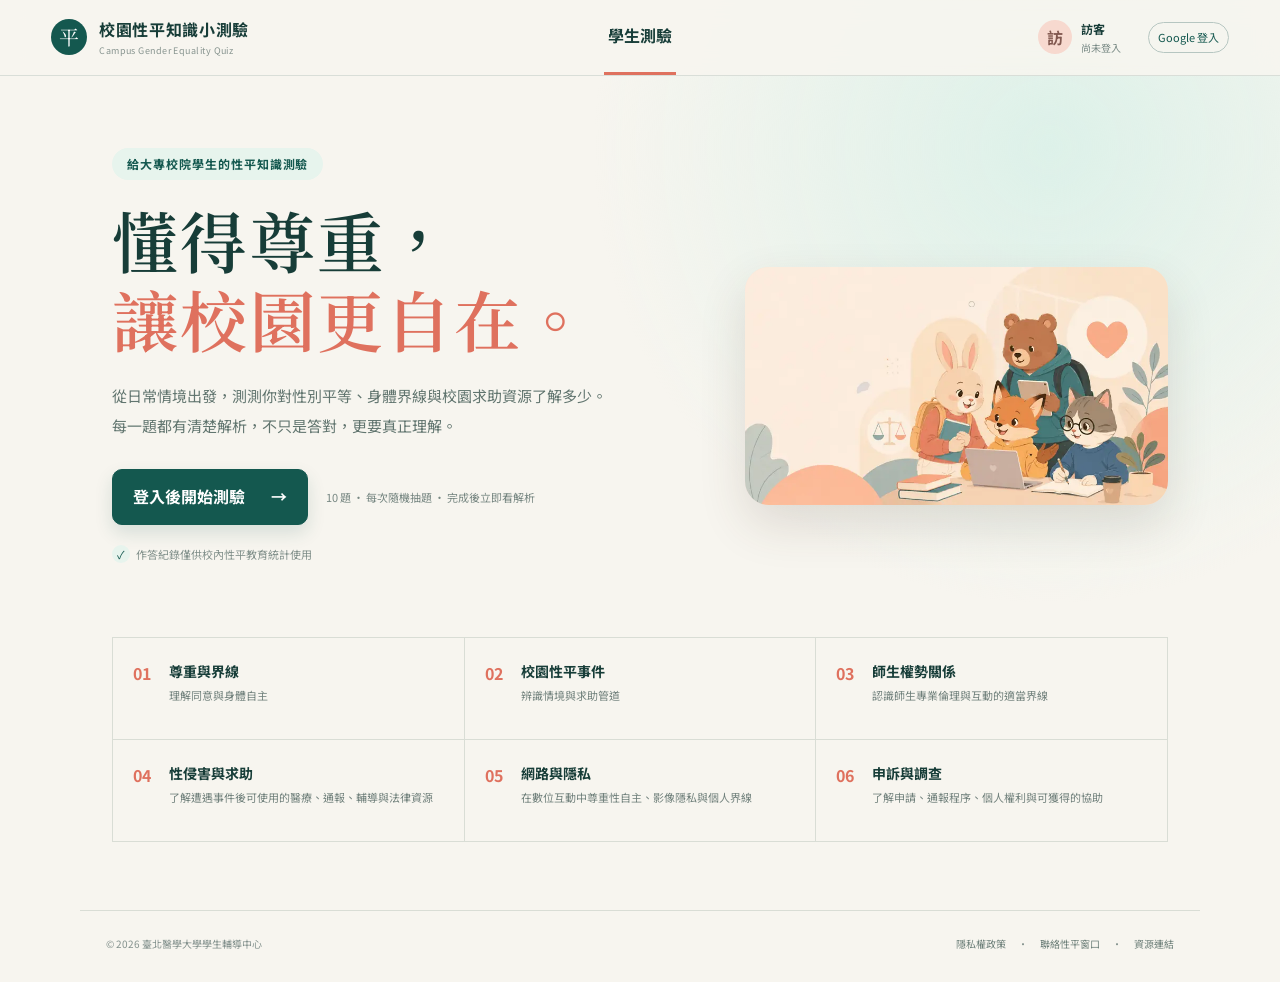
<file: index.html>
<!doctype html>
<html lang="zh-Hant">
<head>
  <meta charset="UTF-8" />
  <meta name="viewport" content="width=device-width,initial-scale=1" />
  <meta name="description" content="給大專校院學生的校園性別平等知識測驗" />
  <title>校園性別平等知識小測驗</title>
  <link rel="preconnect" href="https://fonts.googleapis.com">
  <link rel="preconnect" href="https://fonts.gstatic.com" crossorigin>
  <link href="https://fonts.googleapis.com/css2?family=Noto+Sans+TC:wght@400;500;600;700&family=Noto+Serif+TC:wght@600;700&display=swap" rel="stylesheet">
  <link rel="stylesheet" href="./styles.css" />
</head>
<body>
  <header class="topbar">
    <a class="brand" href="./" aria-label="回到首頁">
      <span class="brand-mark">平</span>
      <span><strong>校園性平知識小測驗</strong><small>Campus Gender Equality Quiz</small></span>
    </a>
    <nav aria-label="主要導覽">
      <button class="nav-item active" type="button" id="studentNav">學生測驗</button>
      <button id="adminNav" class="nav-item hidden" type="button">管理後台</button>
    </nav>
    <div class="account">
      <span class="account-avatar" aria-hidden="true">訪</span>
      <span class="account-copy"><strong id="accountName">訪客</strong><small id="accountStatus">尚未登入</small></span>
      <button id="authButton" class="auth-button" type="button">Google 登入</button>
    </div>
  </header>

  <main>
    <section id="homeView" class="hero page">
      <div class="hero-copy">
        <p class="eyebrow">給大專校院學生的性平知識測驗</p>
        <h1>懂得尊重，<br><em>讓校園更自在。</em></h1>
        <p class="lead">從日常情境出發，測測你對性別平等、身體界線與校園求助資源了解多少。<br>每一題都有清楚解析，不只是答對，更要真正理解。</p>
        <div class="hero-actions">
          <button id="startButton" class="button primary" type="button">登入後開始測驗 <span>→</span></button>
          <span>10 題 · 每次隨機抽題 · 完成後立即看解析</span>
        </div>
        <p class="privacy-note"><span>✓</span> 作答紀錄僅供校內性平教育統計使用</p>
      </div>
      <figure class="values-graphic">
        <img src="[data-uri]" width="800" height="450" alt="熊、兔子、狐狸與貓咪一起學習校園性別平等" decoding="async">
      </figure>
      <div class="topics" aria-label="測驗六大主題">
        <article><b>01</b><div><strong>尊重與界線</strong><span>理解同意與身體自主</span></div></article>
        <article><b>02</b><div><strong>校園性平事件</strong><span>辨識情境與求助管道</span></div></article>
        <article><b>03</b><div><strong>師生權勢關係</strong><span>認識師生專業倫理與互動的適當界線</span></div></article>
        <article><b>04</b><div><strong>性侵害與求助</strong><span>了解遭遇事件後可使用的醫療、通報、輔導與法律資源</span></div></article>
        <article><b>05</b><div><strong>網路與隱私</strong><span>在數位互動中尊重性自主、影像隱私與個人界線</span></div></article>
        <article><b>06</b><div><strong>申訴與調查</strong><span>了解申請、通報程序、個人權利與可獲得的協助</span></div></article>
      </div>
    </section>

    <section id="quizView" class="panel quiz-panel hidden" aria-live="polite">
      <div class="panel-kicker">學生測驗</div>
      <div class="progress-row"><span id="progressText"></span><progress id="progressBar" max="10"></progress></div>
      <h2 id="questionText"></h2>
      <p class="answer-hint">請判斷以下敘述是否正確</p>
      <div class="answer-grid">
        <button class="answer-button correct-option" data-answer="true"><b>○</b><span>這個敘述正確</span></button>
        <button class="answer-button wrong-option" data-answer="false"><b>×</b><span>這個敘述錯誤</span></button>
      </div>
      <section id="answerFeedback" class="answer-feedback hidden" aria-live="assertive">
        <div class="feedback-heading">
          <span id="feedbackIcon" class="feedback-icon" aria-hidden="true"></span>
          <div>
            <p id="feedbackResult" class="feedback-result"></p>
            <p id="feedbackAnswer" class="feedback-answer"></p>
          </div>
        </div>
        <div class="feedback-explanation">
          <strong>解答說明</strong>
          <p id="feedbackExplanation"></p>
        </div>
        <button id="nextButton" class="button primary next-button" type="button">下一題 <span>→</span></button>
      </section>
    </section>

    <section id="resultView" class="panel result-page hidden">
      <div id="certificateSheet" class="certificate-sheet">
        <div class="result-title">
          <span>測驗完成</span>
          <h1>校園性別平等知識小測驗成績單</h1>
          <p id="certificateUser"></p>
        </div>
        <div class="score-card">
          <div class="score-ring"><strong id="scorePercent"></strong><span>分</span></div>
          <div class="score-summary">
            <span id="scoreGrade" class="grade"></span>
            <h2 id="scoreText"></h2>
            <p id="scoreDetail"></p>
          </div>
          <div class="certificate-meta">
            <small>完成日期</small><b id="completionDate"></b>
            <small>成績單編號</small><b id="certificateNumber"></b>
          </div>
        </div>
        <div class="certificate-note">
          <b>完成證明</b>
          <p>本成績單證明答題者已完成校園性別平等知識測驗與逐題學習。</p>
        </div>
      </div>
      <p class="result-intro">謝謝你的參與。答案解析不只是告訴你對錯，也幫助我們在日常互動中做出更尊重的選擇。</p>
      <div id="reviewList" class="review-list"></div>
      <div class="result-actions">
        <button id="downloadResultButton" class="button primary" type="button">下載 A4 PDF 成績單</button>
        <button id="retryButton" class="button" type="button">再測一次 <span>→</span></button>
      </div>
    </section>

    <section id="adminView" class="panel admin-panel hidden">
      <div class="section-heading">
        <div><p class="eyebrow">管理員專區</p><h2>測驗管理後台</h2></div>
        <button id="closeAdmin" class="button" type="button">返回首頁</button>
      </div>
      <p id="adminMessage" class="status" aria-live="polite"></p>

      <div class="admin-dashboard">
        <section class="admin-card settings-card">
          <div class="admin-card-heading"><div><span class="admin-icon">⚙</span><h3>測驗設定</h3></div></div>
          <form id="settingsForm" class="inline-form">
            <label for="questionCount">每次測驗題數</label>
            <input id="questionCount" type="number" min="1" max="100" required>
            <button class="button primary" type="submit">儲存設定</button>
          </form>
          <small>題數不得超過目前啟用中的題目數量。</small>
        </section>

        <section class="admin-card records-card">
          <div class="admin-card-heading">
            <div><span class="admin-icon">▦</span><h3>作答紀錄</h3></div>
            <button id="exportCsv" class="button" type="button">匯出本月 CSV</button>
          </div>
          <div class="month-toolbar">
            <button id="previousMonth" class="icon-button" type="button" aria-label="上一個月">‹</button>
            <label>檢視月份<input id="recordMonth" type="month"></label>
            <button id="nextMonth" class="icon-button" type="button" aria-label="下一個月">›</button>
            <span id="recordSummary" class="record-summary"></span>
          </div>
          <div class="table-scroll">
            <table class="admin-table">
              <thead><tr><th>完成時間</th><th>Google 帳號</th><th>得分</th><th>正確率</th></tr></thead>
              <tbody id="attemptList"></tbody>
            </table>
          </div>
        </section>

        <section class="admin-card import-card">
          <div class="admin-card-heading"><div><span class="admin-icon">↑</span><h3>上傳題庫與解答</h3></div></div>
          <p>支援 Excel（.xlsx／.xls）及 CSV。欄位可使用：題目、答案、解答說明、啟用、排序。</p>
          <div class="import-controls">
            <input id="questionFile" type="file" accept=".xlsx,.xls,.csv,text/csv">
            <select id="importMode" aria-label="匯入方式">
              <option value="append">新增至目前題庫</option>
              <option value="replace">取代目前全部題庫</option>
            </select>
            <button id="importQuestions" class="button primary" type="button">開始匯入</button>
          </div>
          <small>「取代」會先刪除目前題庫，執行前會再次確認。答案可填 ○／×、正確／錯誤、true／false。</small>
        </section>

        <section class="admin-card questions-card">
          <div class="admin-card-heading">
            <div><span class="admin-icon">?</span><h3>目前題庫</h3></div>
            <button id="addQuestion" class="button primary" type="button">＋ 新增題目</button>
          </div>
          <div class="question-filter">
            <input id="questionSearch" type="search" placeholder="搜尋題目或解答">
            <select id="questionStatus"><option value="all">全部狀態</option><option value="active">僅啟用</option><option value="inactive">僅停用</option></select>
            <span id="questionSummary"></span>
          </div>
          <div id="questionAdminList" class="question-admin-list"></div>
        </section>
      </div>
    </section>
  </main>

  <footer>
    <span>© 2026 臺北醫學大學學生輔導中心</span>
    <nav aria-label="頁尾連結">
      <a href="./privacy.html">隱私權政策</a><i>·</i>
      <a href="mailto:gender@tmu.edu.tw">聯絡性平窗口</a><i>·</i>
      <a href="https://ismart.tmu.edu.tw/front/GECE1/pages.php?ID=776df906053d815350e7e70a23104001" target="_blank" rel="noopener">資源連結</a>
    </nav>
  </footer>

  <dialog id="editDialog">
    <form id="editForm" method="dialog">
      <h2 id="editDialogTitle">修改題目</h2>
      <input id="editId" type="hidden">
      <div class="form-grid">
        <label class="full">題目<textarea id="editPrompt" rows="4" required></textarea></label>
        <label>排序<input id="editPosition" type="number" min="1" required></label>
        <label>答案<select id="editAnswer"><option value="true">○ 正確</option><option value="false">× 錯誤</option></select></label>
        <label class="full">解答說明<textarea id="editExplanation" rows="5"></textarea></label>
        <label class="check-label"><input id="editActive" type="checkbox" checked> 啟用這一題</label>
      </div>
      <div class="dialog-actions"><button type="button" id="cancelEdit" class="button">取消</button><button type="submit" class="button primary">儲存</button></div>
    </form>
  </dialog>
  <script type="module" src="./app.js"></script>
</body>
</html>
</file>
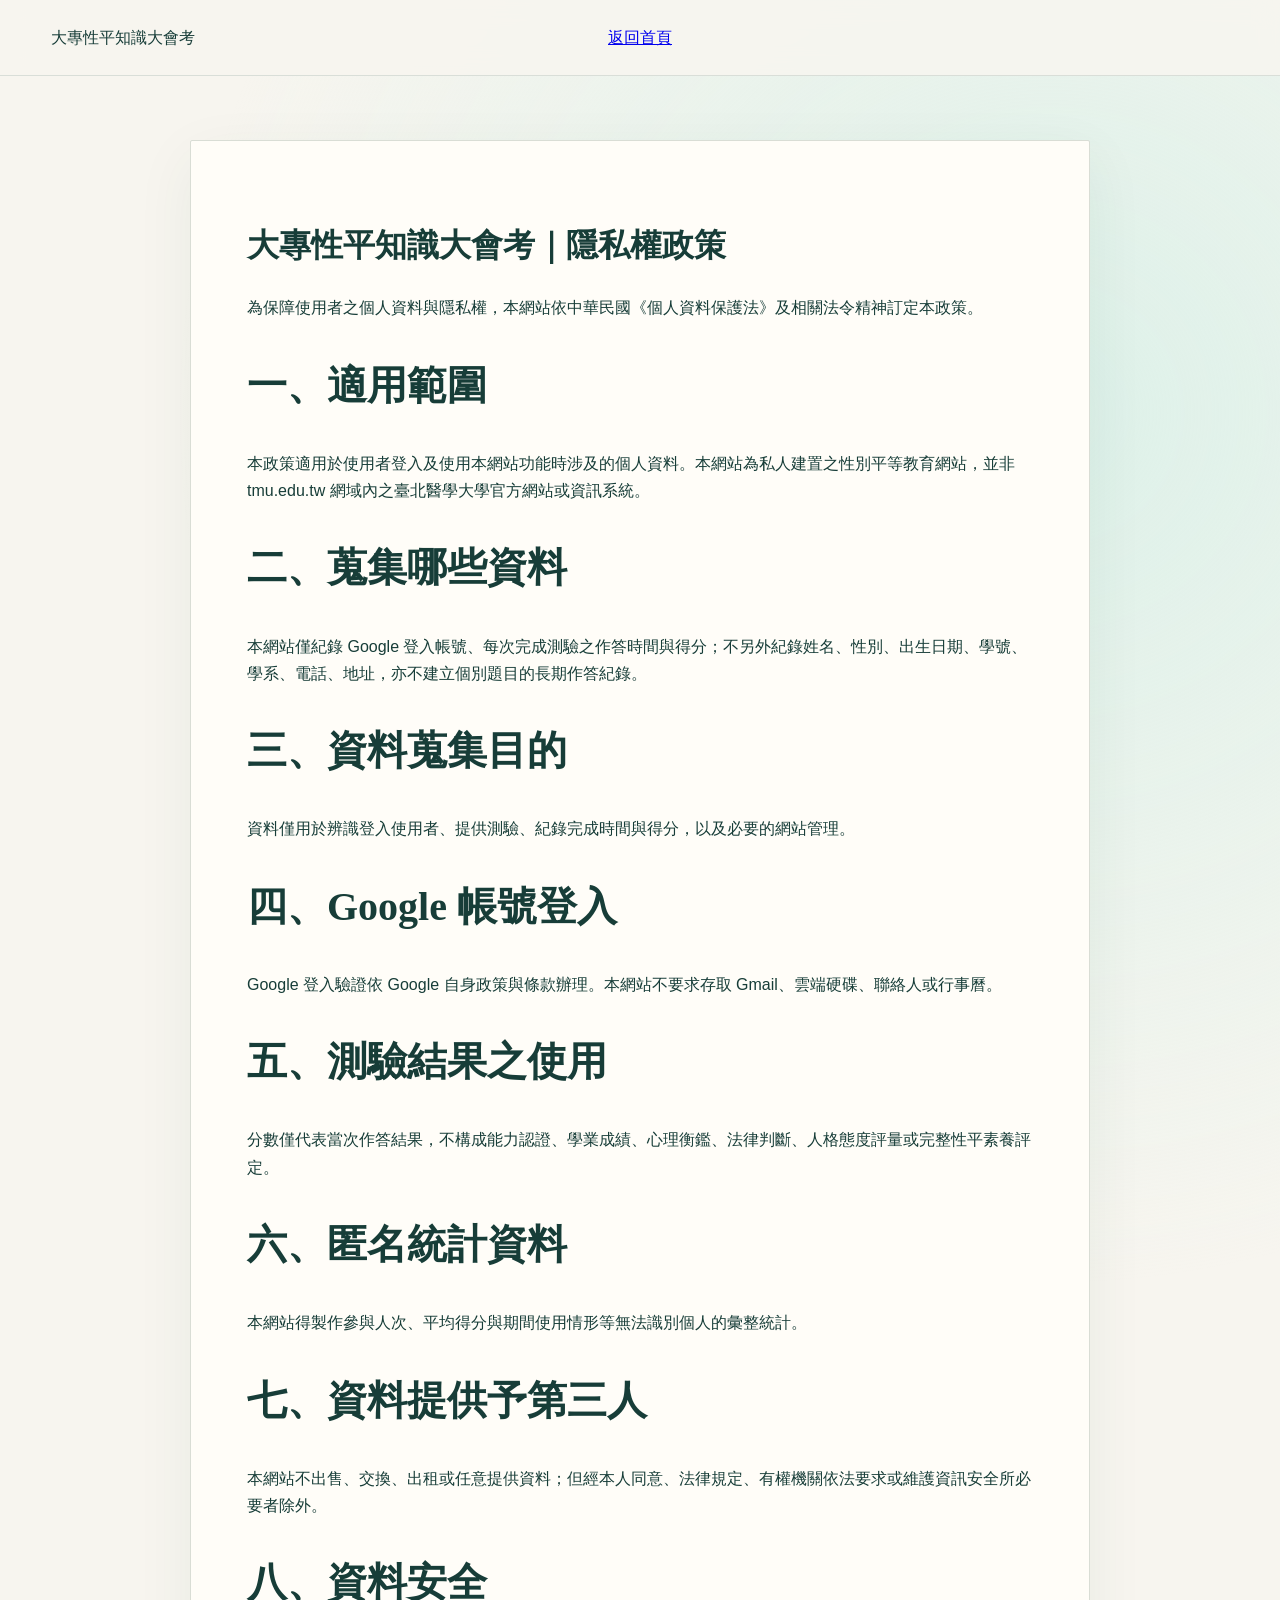
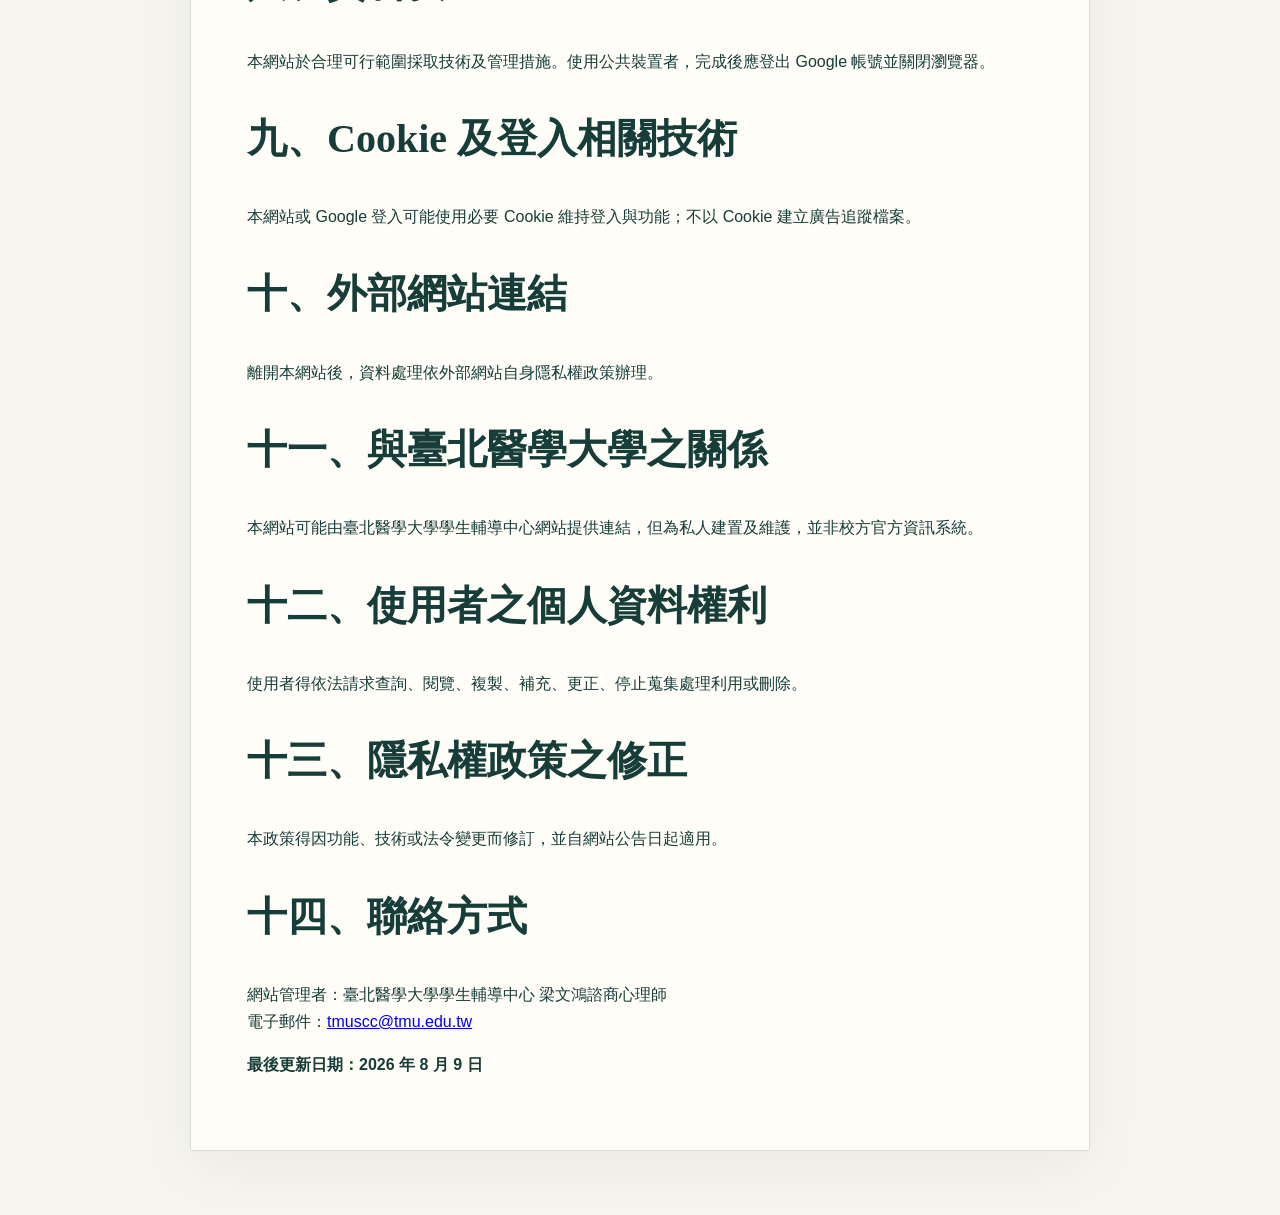
<file: privacy.html>
<!doctype html><html lang="zh-Hant"><head><meta charset="UTF-8"><meta name="viewport" content="width=device-width,initial-scale=1"><title>隱私權政策｜大專性平知識大會考</title><link rel="stylesheet" href="./styles.css"></head><body><header class="topbar"><a class="brand" href="./">大專性平知識大會考</a><a href="./">返回首頁</a></header><main class="panel"><h1>大專性平知識大會考｜隱私權政策</h1><p>為保障使用者之個人資料與隱私權，本網站依中華民國《個人資料保護法》及相關法令精神訂定本政策。</p><h2>一、適用範圍</h2><p>本政策適用於使用者登入及使用本網站功能時涉及的個人資料。本網站為私人建置之性別平等教育網站，並非 tmu.edu.tw 網域內之臺北醫學大學官方網站或資訊系統。</p><h2>二、蒐集哪些資料</h2><p>本網站僅紀錄 Google 登入帳號、每次完成測驗之作答時間與得分；不另外紀錄姓名、性別、出生日期、學號、學系、電話、地址，亦不建立個別題目的長期作答紀錄。</p><h2>三、資料蒐集目的</h2><p>資料僅用於辨識登入使用者、提供測驗、紀錄完成時間與得分，以及必要的網站管理。</p><h2>四、Google 帳號登入</h2><p>Google 登入驗證依 Google 自身政策與條款辦理。本網站不要求存取 Gmail、雲端硬碟、聯絡人或行事曆。</p><h2>五、測驗結果之使用</h2><p>分數僅代表當次作答結果，不構成能力認證、學業成績、心理衡鑑、法律判斷、人格態度評量或完整性平素養評定。</p><h2>六、匿名統計資料</h2><p>本網站得製作參與人次、平均得分與期間使用情形等無法識別個人的彙整統計。</p><h2>七、資料提供予第三人</h2><p>本網站不出售、交換、出租或任意提供資料；但經本人同意、法律規定、有權機關依法要求或維護資訊安全所必要者除外。</p><h2>八、資料安全</h2><p>本網站於合理可行範圍採取技術及管理措施。使用公共裝置者，完成後應登出 Google 帳號並關閉瀏覽器。</p><h2>九、Cookie 及登入相關技術</h2><p>本網站或 Google 登入可能使用必要 Cookie 維持登入與功能；不以 Cookie 建立廣告追蹤檔案。</p><h2>十、外部網站連結</h2><p>離開本網站後，資料處理依外部網站自身隱私權政策辦理。</p><h2>十一、與臺北醫學大學之關係</h2><p>本網站可能由臺北醫學大學學生輔導中心網站提供連結，但為私人建置及維護，並非校方官方資訊系統。</p><h2>十二、使用者之個人資料權利</h2><p>使用者得依法請求查詢、閱覽、複製、補充、更正、停止蒐集處理利用或刪除。</p><h2>十三、隱私權政策之修正</h2><p>本政策得因功能、技術或法令變更而修訂，並自網站公告日起適用。</p><h2>十四、聯絡方式</h2><p>網站管理者：臺北醫學大學學生輔導中心 梁文鴻諮商心理師<br>電子郵件：<a href="mailto:tmuscc@tmu.edu.tw">tmuscc@tmu.edu.tw</a></p><p><strong>最後更新日期：2026 年 8 月 9 日</strong></p></main></body></html>
</file>
<file: styles.css>
:root{--ink:#173d38;--deep:#14584f;--coral:#df715e;--paper:#f7f5ef;--mint:#e7f4ed;--line:#d9ddd5;--muted:#788984;font-family:"Noto Sans TC","PingFang TC",Arial,sans-serif;color:var(--ink);background:var(--paper);line-height:1.7}*{box-sizing:border-box}html{scroll-behavior:smooth}body{margin:0;min-height:100vh;background:radial-gradient(circle at 82% 15%,#ddf1e9 0,transparent 34%),var(--paper)}button,a{font:inherit}.topbar{height:76px;display:grid;grid-template-columns:1fr auto 1fr;align-items:center;padding:0 clamp(24px,4vw,52px);border-bottom:1px solid #d9ded8;background:#f7f5efdd;backdrop-filter:blur(12px);position:sticky;top:0;z-index:10}.brand{display:flex;align-items:center;gap:12px;color:var(--ink);text-decoration:none;width:max-content}.brand-mark{width:36px;height:36px;display:grid;place-items:center;border-radius:50%;background:var(--deep);color:white;font-family:"Noto Serif TC",serif;font-size:20px}.brand strong,.brand small,.account-copy strong,.account-copy small{display:block}.brand strong{font-size:16px;letter-spacing:.04em}.brand small{font-size:9px;color:#87948f;letter-spacing:.05em}.topbar nav{align-self:stretch;display:flex;gap:28px}.nav-item{border:0;border-bottom:3px solid transparent;background:transparent;color:var(--ink);font-weight:700;padding:0 4px;cursor:pointer}.nav-item.active{border-bottom-color:var(--coral)}.account{justify-self:end;display:flex;align-items:center;gap:9px}.account-avatar{width:34px;height:34px;display:grid;place-items:center;border-radius:50%;background:#f7d9cf;color:#81584f;font-weight:700}.account-copy{min-width:58px}.account-copy strong{font-size:12px}.account-copy small{font-size:10px;color:var(--muted)}.auth-button{border:1px solid #b6c6c1;border-radius:999px;background:transparent;color:var(--deep);font-size:11px;padding:5px 9px;cursor:pointer}.page{max-width:1120px;margin:0 auto;padding:70px 32px 0}.hero{display:grid;grid-template-columns:1.15fr .85fr;column-gap:60px}.hero-copy{padding-top:2px}.eyebrow,.panel-kicker{display:inline-block;margin:0 0 20px;padding:6px 15px;border-radius:999px;background:var(--mint);color:var(--deep);font-size:12px;font-weight:700;letter-spacing:.08em}.hero h1{font-family:"Noto Serif TC",serif;font-size:clamp(48px,5.2vw,75px);font-weight:600;line-height:1.18;letter-spacing:.02em;margin:0 0 24px}.hero h1 em{font-style:normal;color:var(--coral)}.lead{color:#61756f;font-size:15px;line-height:2;margin:0}.hero-actions{display:flex;align-items:center;gap:18px;margin-top:28px}.hero-actions>span{font-size:11px;color:#778782}.button{border:1px solid #9db8b1;border-radius:10px;background:transparent;color:var(--deep);padding:10px 18px;cursor:pointer}.primary{background:var(--deep);border-color:var(--deep);color:#fff;font-weight:700;box-shadow:0 8px 18px #14584f24}.hero .primary{padding:13px 20px}.primary span{margin-left:22px}.privacy-note{font-size:11px;color:#81908b;margin:20px 0}.privacy-note span{display:inline-grid;place-items:center;width:18px;height:18px;margin-right:4px;border-radius:50%;background:var(--mint);color:var(--deep)}.values-graphic{align-self:center;min-width:0;width:min(100%,520px);height:auto;margin:42px auto 0;overflow:visible;border-radius:24px;background:#f6e9dc;box-shadow:0 20px 48px rgb(75 57 43 / .14);line-height:0}
.values-graphic img{display:block;width:100%;max-width:100%;height:auto!important;max-height:none;aspect-ratio:auto;object-fit:contain;object-position:center;border-radius:inherit}
.topics{grid-column:1/-1;margin-top:54px;border-top:1px solid var(--line);border-left:1px solid var(--line);display:grid;grid-template-columns:repeat(3,1fr)}.topics article{display:flex;gap:18px;min-height:102px;padding:22px 20px;border-right:1px solid var(--line);border-bottom:1px solid var(--line)}.topics b{color:var(--coral);font-size:16px}.topics strong,.topics span{display:block}.topics strong{font-size:14px}.topics span{margin-top:3px;color:#72827d;font-size:11px;line-height:1.55}.panel{max-width:900px;margin:64px auto;padding:clamp(28px,5vw,56px);background:#fffdf8;border:1px solid var(--line);border-radius:2px;box-shadow:0 18px 60px #214f4310}.quiz-panel{min-height:520px}.progress-row{display:flex;align-items:center;gap:18px;font-size:13px;color:var(--muted)}.progress-row progress{flex:1;height:6px;border:0;accent-color:var(--coral)}.panel h2{font-family:"Noto Serif TC",serif;font-size:clamp(27px,4vw,40px);line-height:1.55}.answer-hint{color:var(--muted);font-size:13px}.answer-grid{display:grid;grid-template-columns:1fr 1fr;gap:18px;margin-top:30px}.answer-button{min-height:120px;display:flex;align-items:center;justify-content:center;gap:16px;border:1px solid #a9c4bc;background:#f5fbf8;color:var(--deep);cursor:pointer;transition:.2s}.answer-button:hover{transform:translateY(-2px);border-color:var(--deep);box-shadow:0 10px 24px #174f4217}.answer-button b{font-family:serif;font-size:32px}.answer-button span{font-weight:700}.answer-button:disabled{cursor:default;opacity:.62;transform:none;box-shadow:none}.answer-button.selected-answer{opacity:1}.answer-button.is-correct{opacity:1;border-color:#287b63;background:#e5f5ec;color:#185b49;box-shadow:inset 0 0 0 2px #287b6326}.answer-button.is-wrong{opacity:1;border-color:#c95f52;background:#fbe9e5;color:#9a3f34;box-shadow:inset 0 0 0 2px #c95f5226}.answer-feedback{margin-top:28px;padding:24px 26px;border:1px solid;border-radius:12px;animation:feedback-in .25s ease-out}.feedback-correct{border-color:#9dcdbb;background:#edf8f2}.feedback-wrong{border-color:#e5b0a7;background:#fff2ef}.feedback-heading{display:flex;align-items:center;gap:14px}.feedback-icon{flex:0 0 auto;width:42px;height:42px;display:grid;place-items:center;border-radius:50%;color:white;font-size:24px;font-weight:800}.feedback-correct .feedback-icon{background:#287b63}.feedback-wrong .feedback-icon{background:#c95f52}.feedback-result{margin:0;font-family:"Noto Serif TC",serif;font-size:22px;font-weight:700}.feedback-answer{margin:2px 0 0;color:#657873;font-size:13px}.feedback-explanation{margin:18px 0;padding-top:16px;border-top:1px solid #b7cfc7}.feedback-wrong .feedback-explanation{border-top-color:#e4c4be}.feedback-explanation strong{color:var(--deep);font-size:13px;letter-spacing:.06em}.feedback-explanation p{margin:6px 0 0;color:#405d56}.next-button{display:block;margin-left:auto}.review-list small{display:block;margin-top:5px;color:var(--coral);font-weight:700}@keyframes feedback-in{from{opacity:0;transform:translateY(8px)}to{opacity:1;transform:translateY(0)}}.review-list article{padding:18px 0;border-bottom:1px solid var(--line)}.review-list p{margin:.4em 0;color:#657873}.result-intro{color:#657873}.section-heading{display:flex;justify-content:space-between;gap:20px;align-items:center}.admin-grid{display:grid;grid-template-columns:2fr 1fr;gap:30px}.admin-row{display:flex;gap:12px;justify-content:space-between;padding:12px 0;border-bottom:1px solid var(--line)}.admin-row span{flex:1}.attempt-row{padding:10px 0;border-bottom:1px solid var(--line);font-variant-numeric:tabular-nums}.status{color:var(--muted)}footer{max-width:1120px;margin:68px auto 0;padding:24px 26px 30px;border-top:1px solid var(--line);display:flex;justify-content:space-between;gap:22px;color:#83918d;font-size:10px}footer nav{display:flex;gap:12px}footer a{color:#6e807a;text-decoration:none}footer a:hover{text-decoration:underline}footer i{font-style:normal}.hidden{display:none!important}dialog{border:0;border-radius:14px;box-shadow:0 24px 90px #0004;width:min(680px,92vw);background:#fffdf8;color:var(--ink)}dialog::backdrop{background:#173d3855}dialog form{display:grid;gap:18px;padding:12px}dialog label{display:grid;gap:6px;font-weight:700}textarea,select{font:inherit;border:1px solid #9abbb4;border-radius:6px;padding:10px;background:white}textarea{min-height:110px;resize:vertical}.dialog-actions{display:flex;justify-content:flex-end;gap:10px}
@media(max-width:820px){.topbar{height:auto;min-height:72px;grid-template-columns:1fr auto;padding:10px 18px}.brand strong{font-size:14px}.topbar nav{display:none}.account-copy{display:none}.hero{grid-template-columns:1fr;padding-top:45px}.values-graphic{width:min(100%,680px);margin:34px auto 6px}.topics{grid-template-columns:repeat(2,1fr)}.hero h1{font-size:clamp(42px,13vw,64px)}.lead br{display:none}.panel{margin:28px 14px}.admin-grid{grid-template-columns:1fr}footer{margin-top:38px;flex-direction:column;align-items:center;text-align:center}}
@media(max-width:520px){.quiz-panel{padding:26px 20px}.answer-feedback{padding:20px 18px}.feedback-heading{align-items:flex-start}.feedback-result{font-size:19px}.feedback-answer{line-height:1.6}.next-button{width:100%;margin-top:20px}.brand small{display:none}.account{gap:5px}.auth-button{font-size:10px;padding:5px 7px}.page{padding-left:18px;padding-right:18px}.hero-actions{align-items:flex-start;flex-direction:column}.values-graphic{width:100%;margin:30px auto 18px;border-radius:16px}.topics{grid-template-columns:1fr}.topics article{min-height:88px}.answer-grid{grid-template-columns:1fr}.section-heading{align-items:flex-start;flex-direction:column}footer nav{flex-wrap:wrap;justify-content:center}}

/* Management dashboard */
.admin-panel{max-width:1180px}.admin-dashboard{display:grid;gap:22px}.admin-card{background:#fffdf9;border:1px solid var(--line);border-radius:18px;padding:24px;box-shadow:0 10px 30px #173d380b}.admin-card-heading{display:flex;align-items:center;justify-content:space-between;gap:16px;margin-bottom:18px}.admin-card-heading>div{display:flex;align-items:center;gap:10px}.admin-card h3{margin:0;font-size:19px}.admin-icon{width:32px;height:32px;display:grid;place-items:center;border-radius:9px;background:var(--mint);color:var(--deep);font-weight:800}.inline-form,.import-controls,.question-filter,.month-toolbar{display:flex;align-items:end;gap:12px;flex-wrap:wrap}.inline-form label,.month-toolbar label{font-size:13px;font-weight:700}.inline-form input,.month-toolbar input,.import-controls input,.import-controls select,.question-filter input,.question-filter select,.form-grid input,.form-grid select,.form-grid textarea{display:block;border:1px solid #b9c8c3;border-radius:9px;background:white;color:var(--ink);padding:9px 11px;max-width:100%}.inline-form input{width:110px}.admin-card small{color:var(--muted)}.records-card,.questions-card{grid-column:1/-1}.month-toolbar{align-items:center;margin-bottom:15px}.icon-button{width:36px;height:36px;border:1px solid #b9c8c3;border-radius:50%;background:white;color:var(--deep);font-size:24px;cursor:pointer}.record-summary{margin-left:auto;font-size:13px;color:var(--muted)}.table-scroll{overflow:auto}.admin-table{width:100%;border-collapse:collapse;min-width:620px}.admin-table th,.admin-table td{padding:12px 10px;border-bottom:1px solid var(--line);text-align:left;font-size:13px}.admin-table th{background:#f1f6f2;color:var(--deep)}.empty-cell{text-align:center!important;color:var(--muted);padding:28px!important}.question-filter{align-items:center;margin-bottom:14px}.question-filter input{flex:1;min-width:240px}.question-filter span{margin-left:auto;color:var(--muted);font-size:13px}.question-admin-list{display:grid;gap:10px}.question-admin-row{display:grid;grid-template-columns:42px 1fr auto;gap:14px;align-items:start;padding:16px;border:1px solid var(--line);border-radius:13px;background:white}.question-admin-row.inactive{opacity:.65;background:#f3f3f0}.question-number{width:34px;height:34px;display:grid;place-items:center;border-radius:50%;background:var(--mint);color:var(--deep)}.question-copy strong,.question-copy small{display:block}.question-copy small{color:var(--coral);margin:3px 0}.question-copy p{margin:6px 0 0;color:#5f716c;font-size:13px}.row-actions{display:flex;gap:7px}.button.danger{color:#a83d35;border-color:#ddb4ae}.status.success{color:#176b43}.status.error{color:#a83d35}.form-grid{display:grid;grid-template-columns:1fr 1fr;gap:15px}.form-grid label{font-weight:700;font-size:13px}.form-grid .full{grid-column:1/-1}.form-grid textarea{width:100%;resize:vertical}.check-label{display:flex!important;align-items:center;gap:8px}.check-label input{width:auto}.import-card p{color:#5f716c}.import-controls input{flex:1;min-width:240px}
@media(max-width:760px){.admin-card{padding:18px}.admin-card-heading{align-items:flex-start}.question-admin-row{grid-template-columns:34px 1fr}.row-actions{grid-column:2}.record-summary{width:100%;margin-left:0}.form-grid{grid-template-columns:1fr}.form-grid .full{grid-column:auto}.import-controls>*{width:100%}.question-filter input{min-width:100%}}


/* Printable result certificate */
.result-page{max-width:980px}.certificate-sheet{position:relative;overflow:hidden;padding:54px;background:linear-gradient(145deg,#fffdf8,#f8fbf7);border:1px solid var(--line);border-radius:18px;box-shadow:0 18px 48px #173d3814}.certificate-sheet::before,.certificate-sheet::after{content:"";position:absolute;border:1px solid #b7d4ca;border-radius:50%;pointer-events:none}.certificate-sheet::before{width:260px;height:260px;right:-110px;top:-130px}.certificate-sheet::after{width:180px;height:180px;right:-65px;top:-88px}.result-title{text-align:center;margin-bottom:36px}.result-title>span{display:inline-block;padding:6px 14px;border-radius:999px;background:var(--mint);color:var(--deep);font-size:12px;font-weight:800;letter-spacing:.12em}.result-title h1{margin:16px 0 7px;font-family:"Noto Serif TC",serif;font-size:clamp(28px,4vw,42px);line-height:1.35}.result-title p{margin:0;color:#647871}.score-card{display:grid;grid-template-columns:auto 1fr auto;align-items:center;gap:30px;padding:30px;border-radius:16px;background:#f0f7f3;border:1px solid #d3e5de}.score-ring{width:132px;height:132px;display:grid;place-content:center;text-align:center;border:10px solid #c8e2d8;border-radius:50%;background:white;color:var(--deep);box-shadow:inset 0 0 0 2px #fff}.score-ring strong{font-family:"Noto Serif TC",serif;font-size:48px;line-height:1}.score-ring span{font-size:13px;font-weight:700}.score-summary .grade{display:inline-block;padding:5px 11px;border-radius:999px;background:#f7d9cf;color:#8d483d;font-size:12px;font-weight:800}.score-summary h2{margin:10px 0 3px;font-size:25px}.score-summary p{margin:0;color:#647871;font-size:13px}.certificate-meta{min-width:150px;padding-left:24px;border-left:1px solid #bdd3cb}.certificate-meta small,.certificate-meta b{display:block}.certificate-meta small{margin-top:8px;color:var(--muted);font-size:10px}.certificate-meta small:first-child{margin-top:0}.certificate-meta b{font-size:13px;font-variant-numeric:tabular-nums}.certificate-note{margin-top:30px;padding:18px 22px;border-left:4px solid var(--coral);background:#fff8f5}.certificate-note b{color:var(--coral)}.certificate-note p{margin:4px 0 0;color:#5f716c}.result-actions{display:flex;gap:12px;margin-top:28px}
@media(max-width:680px){.certificate-sheet{padding:28px 20px}.score-card{grid-template-columns:1fr;text-align:center}.score-ring{margin:auto}.certificate-meta{padding:16px 0 0;border-left:0;border-top:1px solid #bdd3cb}.result-actions{flex-direction:column}.result-actions .button{width:100%}}
@page{size:A4 portrait;margin:14mm}
@media print{html,body{width:210mm;min-height:297mm;background:#fff}.topbar,footer,.result-intro,.review-list,.result-actions{display:none!important}main{margin:0;padding:0}.panel.result-page{display:block!important;width:auto;max-width:none;margin:0;padding:0;border:0;box-shadow:none;background:#fff}.certificate-sheet{display:block!important;width:182mm;height:269mm;margin:0;padding:18mm 14mm;border:0;border-radius:0;box-shadow:none;overflow:hidden;background:#fff;break-inside:avoid;page-break-inside:avoid}.result-title{margin-bottom:18mm}.result-title h1{font-size:28pt}.score-card{grid-template-columns:auto 1fr auto;padding:12mm;break-inside:avoid;page-break-inside:avoid}.certificate-note{margin-top:14mm}body *{visibility:hidden}.result-page,.result-page .certificate-sheet,.result-page .certificate-sheet *{visibility:visible}.result-page{position:absolute;inset:0}}
</file>
